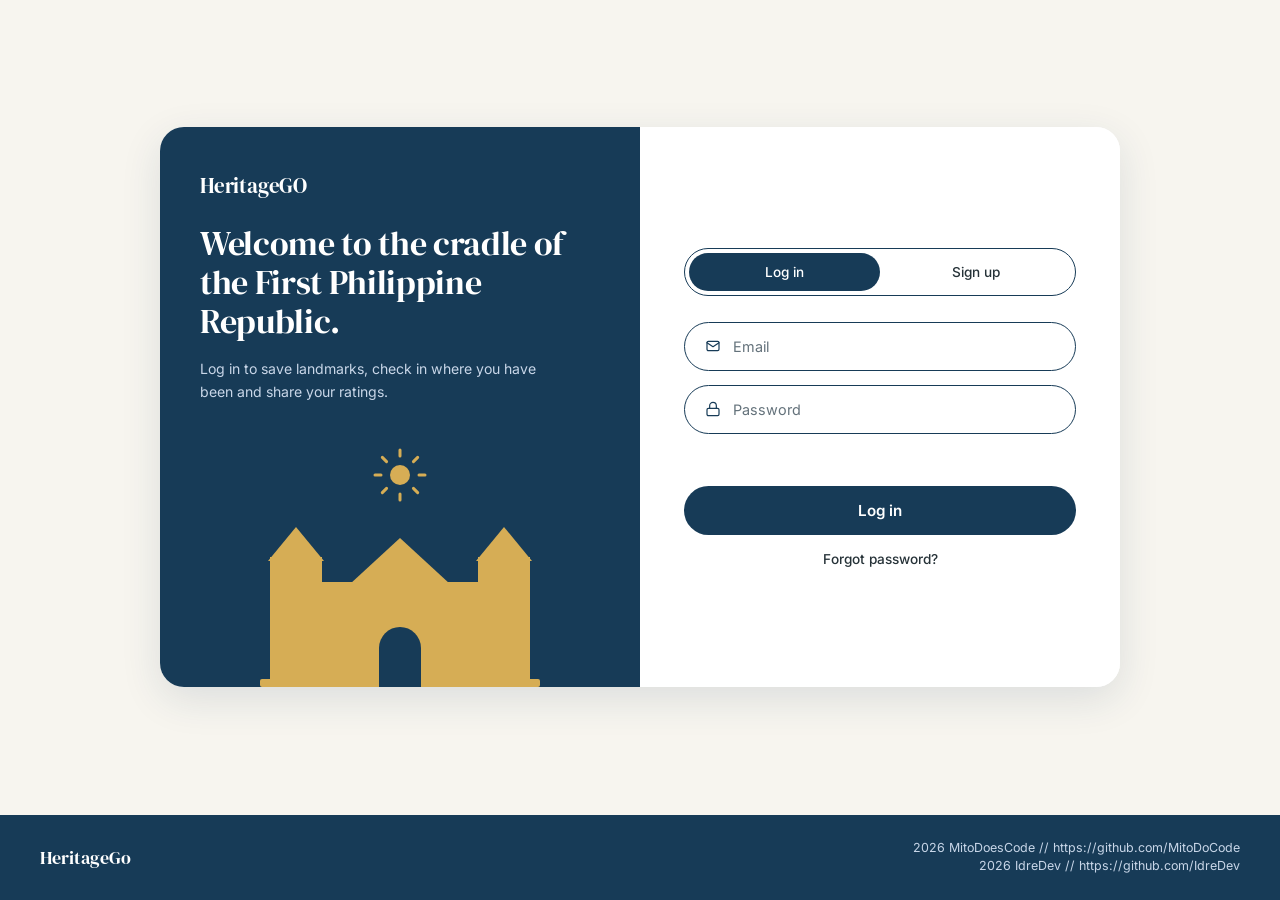
<file: docs/HTML/login&signupPage.html>
<!DOCTYPE html>
<html lang="en">
<head>
  <meta charset="UTF-8">
  <meta name="viewport" content="width=device-width, initial-scale=1.0">
  <title>HeritageGo — Log In</title>
  <link rel="preconnect" href="https://fonts.googleapis.com">
  <link rel="preconnect" href="https://fonts.gstatic.com" crossorigin>
  <link rel="stylesheet" href="../CSS/login&signupPage.css">
  <link href="https://fonts.googleapis.com/css2?family=DM+Serif+Display:ital@0;1&family=Inter:opsz,wght@14..32,400;14..32,500;14..32,600&display=swap" rel="stylesheet">
</head>
<body>

  <div class="auth-page">

    <div class="auth-card">

      <!-- ========== LEFT: NAVY PANEL ========== -->
      <div class="auth-left">

        <p class="auth-logo">HeritageGO</p>

        <h1 class="auth-title">
          Welcome to the cradle
          of the First Philippine
          Republic.
        </h1>

        <p class="auth-sub">
          Log in to save landmarks, check in where you have been and share your ratings.
        </p>

        <div class="auth-graphic" aria-hidden="true">

          <div class="sun">
            <div class="sun-core"></div>
            <div class="sun-ray sun-ray--1"></div>
            <div class="sun-ray sun-ray--2"></div>
            <div class="sun-ray sun-ray--3"></div>
            <div class="sun-ray sun-ray--4"></div>
            <div class="sun-ray sun-ray--5"></div>
            <div class="sun-ray sun-ray--6"></div>
            <div class="sun-ray sun-ray--7"></div>
            <div class="sun-ray sun-ray--8"></div>
          </div>

          <div class="church">
            <div class="church-tower church-tower--left"></div>
            <div class="church-tower church-tower--right"></div>
            <div class="church-body"></div>
            <div class="church-door"></div>
            <div class="church-base"></div>
          </div>

        </div>

      </div>

      <!-- ========== RIGHT: FORM PANEL ========== -->
      <div class="auth-right">

        <div class="toggle-container">
          <button type="button" class="toggle-btn active" data-tab="login">Log in</button>
          <button type="button" class="toggle-btn" data-tab="signup">Sign up</button>
        </div>

        <form class="login-form" id="authForm" novalidate>

          <div class="input-wrap" id="nameWrap" style="display:none;">
            <span class="input-icon">
              <svg viewBox="0 0 24 24" width="16" height="16" fill="none" stroke="currentColor" stroke-width="1.8" stroke-linecap="round" stroke-linejoin="round">
                <path d="M20 21v-2a4 4 0 0 0-4-4H8a4 4 0 0 0-4 4v2"/>
                <circle cx="12" cy="7" r="4"/>
              </svg>
            </span>
            <input type="text" placeholder="Full name" class="input-field" id="nameField" autocomplete="name">
          </div>

          <div class="input-wrap">
            <span class="input-icon">
              <svg viewBox="0 0 24 24" width="16" height="16" fill="none" stroke="currentColor" stroke-width="1.8" stroke-linecap="round" stroke-linejoin="round">
                <rect x="3" y="5" width="18" height="14" rx="2" ry="2"/>
                <polyline points="3 7 12 13 21 7"/>
              </svg>
            </span>
            <input type="email" placeholder="Email" class="input-field" id="emailField" autocomplete="email" required>
          </div>

          <div class="input-wrap">
            <span class="input-icon">
              <svg viewBox="0 0 24 24" width="16" height="16" fill="none" stroke="currentColor" stroke-width="1.8" stroke-linecap="round" stroke-linejoin="round">
                <rect x="3" y="11" width="18" height="11" rx="2" ry="2"/>
                <path d="M7 11V7a5 5 0 0 1 10 0v4"/>
              </svg>
            </span>
            <input type="password" placeholder="Password" class="input-field" id="passwordField" autocomplete="current-password" required minlength="6">
          </div>

          <div class="input-wrap" id="confirmWrap" style="display:none;">
            <span class="input-icon">
              <svg viewBox="0 0 24 24" width="16" height="16" fill="none" stroke="currentColor" stroke-width="1.8" stroke-linecap="round" stroke-linejoin="round">
                <rect x="3" y="11" width="18" height="11" rx="2" ry="2"/>
                <path d="M7 11V7a5 5 0 0 1 10 0v4"/>
              </svg>
            </span>
            <input type="password" placeholder="Confirm password" class="input-field" id="confirmField" autocomplete="new-password">
          </div>

          <p class="form-message" id="formMessage"></p>

          <button type="submit" class="btn-submit" id="submitBtn">Log in</button>
        </form>

        <a href="#" class="forgot-link" id="forgotLink">Forgot password?</a>

      </div>

       </div>

  </div>

  <!-- ========== FOOTER ========== -->
  <footer class="site-footer">
    <div class="footer-inner">
      <div class="footer-logo">HeritageGo</div>
      <p class="footer-text">
        2026 MitoDoesCode // https://github.com/MitoDoCode
        <br>
        2026 IdreDev // https://github.com/IdreDev
      </p>
    </div>
  </footer>

  <script src="../JS/login&signupPage.js"></script>
</body>
</html>
</file>
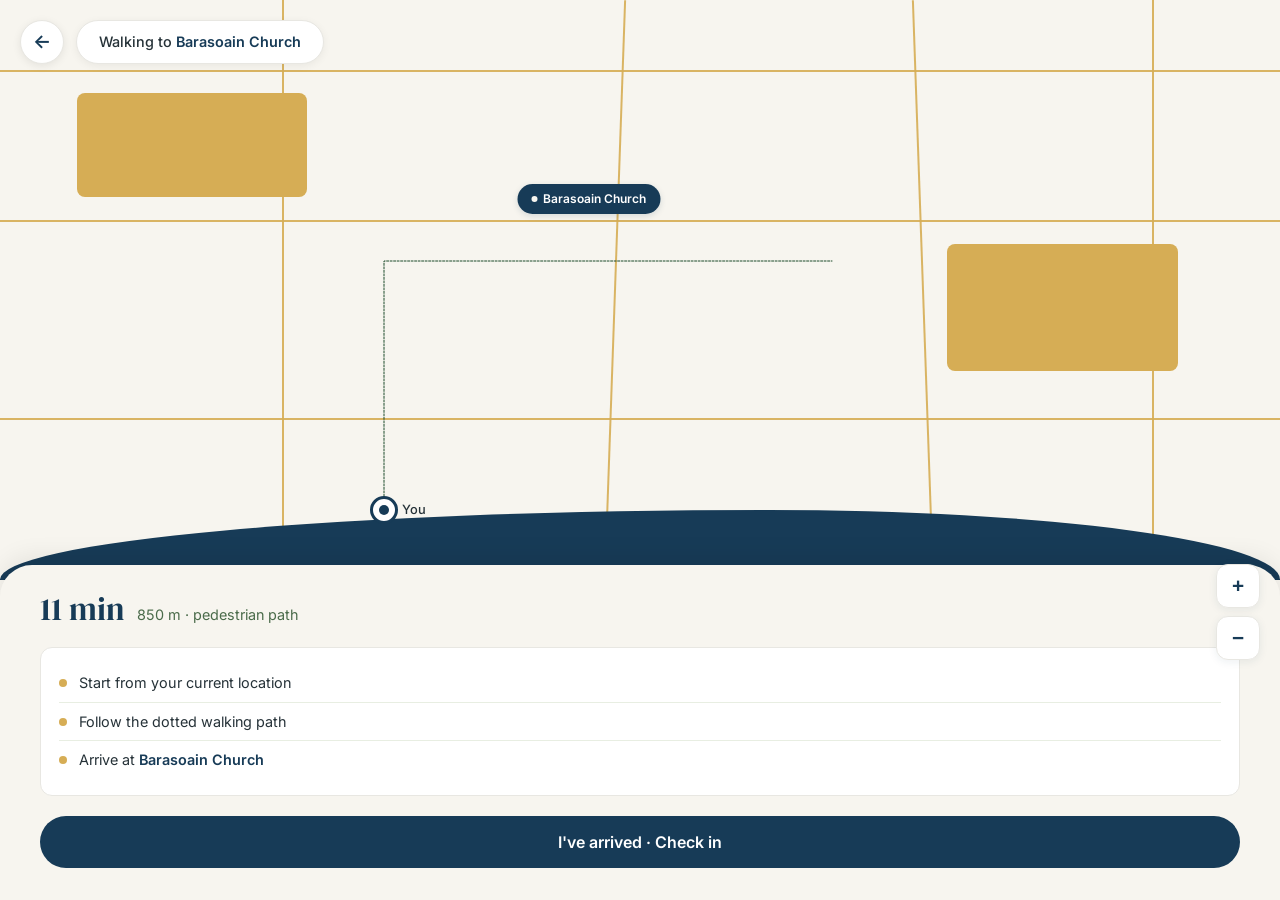
<file: docs/HTML/walkmapPage.html>
<!DOCTYPE html>
<html lang="en">
<head>
  <meta charset="UTF-8">
  <meta name="viewport" content="width=device-width, initial-scale=1.0">
  <title>Walking — HeritageGo</title>
  <link rel="preconnect" href="https://fonts.googleapis.com">
  <link rel="preconnect" href="https://fonts.gstatic.com" crossorigin>
  <link rel="stylesheet" href="../CSS/walkmapPage.css">
  <link href="https://fonts.googleapis.com/css2?family=DM+Serif+Display:ital@0;1&family=Inter:opsz,wght@14..32,400;14..32,500;14..32,600&display=swap" rel="stylesheet">
</head>
<body>

  <!-- ========== TOP BAR ========== -->
  <header class="walk-header">
    <a href="placesPage.html" class="back-btn" id="backBtn" aria-label="Go back">
      <span class="back-arrow">←</span>
    </a>
    <div class="walk-title-pill" id="walkTitle">
      Walking to <span id="placeName">Barasoain Church</span>
    </div>
  </header>

  <!-- ========== MAP CANVAS ========== -->
  <div class="walk-map">

    <!-- Roads -->
    <div class="road road-h1"></div>
    <div class="road road-h2"></div>
    <div class="road road-h3"></div>
    <div class="road road-v1"></div>
    <div class="road road-v2"></div>
    <div class="road road-v3"></div>
    <div class="road road-v4"></div>

    <!-- Buildings / blocks -->
    <div class="map-block block-1"></div>
    <div class="map-block block-2"></div>

    <!-- Walking route (dotted path) -->
    <svg class="walk-route" viewBox="0 0 100 100" preserveAspectRatio="none" aria-hidden="true">
      <path
        d="M 30 88 L 30 45 L 65 45"
        fill="none"
        stroke="#1c4b2a"
        stroke-width="1"
        stroke-dasharray="2 1.5"
        stroke-linecap="round"
        vector-effect="non-scaling-stroke"
      />
    </svg>

    <!-- Destination pin label -->
    <div class="dest-pill" id="destPill">
      <span class="dest-dot"></span>
      <span id="destName">Barasoain Church</span>
    </div>

    <!-- You marker -->
    <div class="you-marker">
      <div class="you-inner"></div>
    </div>
    <span class="you-label">You</span>

    <!-- Terrain wave (bottom) -->
    <div class="map-terrain"></div>

  </div>
  <!-- ========== END MAP CANVAS ========== -->

  <!-- Overlay layer -->
  <div class="map-ui-overlay">
    <div class="zoom-controls">
      <button class="zoom-btn" id="zoomIn" aria-label="Zoom in">+</button>
      <button class="zoom-btn" id="zoomOut" aria-label="Zoom out">−</button>
    </div>
  </div>

  <!-- ========== BOTTOM SHEET ========== -->
  <div class="walk-sheet">

    <!-- Time + distance -->
    <div class="walk-meta">
      <span class="walk-time" id="walkTime">11 min</span>
      <span class="walk-details" id="walkDetails">850 m · pedestrian path</span>
    </div>

    <!-- Steps -->
    <ul class="walk-steps">
      <li>
        <span class="step-dot"></span>
        <span>Start from your current location</span>
      </li>
      <li>
        <span class="step-dot"></span>
        <span>Follow the dotted walking path</span>
      </li>
      <li>
        <span class="step-dot"></span>
        <span>Arrive at <strong id="stepDest">Barasoain Church</strong></span>
      </li>
    </ul>

    <!-- CTA -->
    <button class="checkin-btn" id="checkinBtn">
      I've arrived · Check in
    </button>

  </div>

  <script src="../JS/walkmapPage.js"></script>
</body>
</html>
</file>
<file: docs/CSS/login&signupPage.css>
/* ========== RESET & BASE ========== */
* {
  margin: 0;
  padding: 0;
  box-sizing: border-box;
}

:root {
  --bg-navy: #173B57;
  --bg-cream: #F7F5EF;
  --bg-white: #FFFFFF;
  --text-dark: #263238;
  --text-light: #F7F5EF;
  --accent-gold: #D6AD55;
  --error: #B83232;
  --success: #426B51;
  --border-subtle: #E8E7E2;
  --font-serif: 'DM Serif Display', serif;
  --font-sans: 'Inter', sans-serif;
}

html, body { height: 100%; }

body {
  font-family: var(--font-sans);
  background-color: var(--bg-cream);
  color: var(--text-dark);
  display: flex;
  flex-direction: column;            
  min-height: 100vh;
  padding: 24px 24px 0;                
  -webkit-font-smoothing: antialiased;
}

.auth-page {
  flex: 1;
  display: flex;
  align-items: center;
  justify-content: center;
  width: 100%;
  max-width: 960px;
  margin: 0 auto;
}

/* ========== PAGE WRAP ========== */
.auth-page {
  width: 100%;
  max-width: 960px;
}

.auth-card {
  display: grid;
  grid-template-columns: 1fr 1fr;
  background-color: #fff;
  border-radius: 24px;
  overflow: hidden;
  box-shadow: 0 12px 40px rgba(23, 59, 87, 0.12);
  min-height: 560px;
}

/* ========== LEFT: NAVY PANEL ========== */
.auth-left {
  background-color: var(--bg-navy);
  color: #fff;
  padding: 44px 40px 0;
  display: flex;
  flex-direction: column;
  position: relative;
  overflow: hidden;
}

.auth-logo {
  font-family: var(--font-serif);
  font-size: 1.3rem;
  font-weight: 400;
  letter-spacing: -0.01em;
  margin-bottom: 24px;
}

.auth-title {
  font-family: var(--font-serif);
  font-size: 2.1rem;
  font-weight: 400;
  line-height: 1.15;
  letter-spacing: -0.01em;
  color: #fff;
  margin-bottom: 18px;
}

.auth-sub {
  font-size: 0.88rem;
  color: #C8D6E8;
  line-height: 1.6;
  max-width: 340px;
  margin-bottom: auto;
}

/* ========== CHURCH GRAPHIC ========== */
.auth-graphic {
  position: relative;
  width: 100%;
  height: 240px;
  margin-top: 24px;
  flex-shrink: 0;
}

/* Sun */
.sun {
  position: absolute;
  top: 6px;
  left: 50%;
  transform: translateX(-50%);
  width: 44px;
  height: 44px;
}

.sun-core {
  position: absolute;
  top: 50%;
  left: 50%;
  transform: translate(-50%, -50%);
  width: 20px;
  height: 20px;
  border-radius: 50%;
  background-color: var(--accent-gold);
}

.sun-ray {
  position: absolute;
  top: 50%;
  left: 50%;
  width: 3px;
  height: 9px;
  background-color: var(--accent-gold);
  border-radius: 2px;
}

.sun-ray--1 { transform: translate(-50%, -50%) rotate(0deg)   translateY(-22px); }
.sun-ray--2 { transform: translate(-50%, -50%) rotate(45deg)  translateY(-22px); }
.sun-ray--3 { transform: translate(-50%, -50%) rotate(90deg)  translateY(-22px); }
.sun-ray--4 { transform: translate(-50%, -50%) rotate(135deg) translateY(-22px); }
.sun-ray--5 { transform: translate(-50%, -50%) rotate(180deg) translateY(-22px); }
.sun-ray--6 { transform: translate(-50%, -50%) rotate(225deg) translateY(-22px); }
.sun-ray--7 { transform: translate(-50%, -50%) rotate(270deg) translateY(-22px); }
.sun-ray--8 { transform: translate(-50%, -50%) rotate(315deg) translateY(-22px); }

/* Church */
.church {
  position: absolute;
  bottom: 0;
  left: 50%;
  transform: translateX(-50%);
  width: 260px;
  height: 175px;
}

.church-tower {
  position: absolute;
  bottom: 0;
  width: 52px;
  height: 130px;
  background-color: var(--accent-gold);
}

.church-tower--left  { left: 0; }
.church-tower--right { right: 0; }

.church-tower::before {
  content: "";
  position: absolute;
  top: -30px;
  left: 50%;
  transform: translateX(-50%);
  width: 0;
  height: 0;
  border-left: 28px solid transparent;
  border-right: 28px solid transparent;
  border-bottom: 34px solid var(--accent-gold);
}

.church-body {
  position: absolute;
  bottom: 0;
  left: 52px;
  right: 52px;
  height: 105px;
  background-color: var(--accent-gold);
}

.church-body::before {
  content: "";
  position: absolute;
  top: -44px;
  left: 50%;
  transform: translateX(-50%);
  width: 0;
  height: 0;
  border-left: 50px solid transparent;
  border-right: 50px solid transparent;
  border-bottom: 46px solid var(--accent-gold);
}

.church-door {
  position: absolute;
  bottom: 0;
  left: 50%;
  transform: translateX(-50%);
  width: 42px;
  height: 60px;
  background-color: var(--bg-navy);
  border-radius: 22px 22px 0 0;
  z-index: 2;
}

.church-base {
  position: absolute;
  bottom: 0;
  left: -10px;
  right: -10px;
  height: 8px;
  background-color: var(--accent-gold);
  border-radius: 2px;
}

/* ========== RIGHT: FORM PANEL ========== */
.auth-right {
  padding: 56px 44px;
  display: flex;
  flex-direction: column;
  justify-content: center;
  background-color: #fff;
}

/* Toggle */
.toggle-container {
  display: flex;
  background-color: #fff;
  border: 1.5px solid var(--bg-navy);
  border-radius: 50px;
  padding: 4px;
  margin-bottom: 26px;
}

.toggle-btn {
  flex: 1;
  padding: 11px;
  border: none;
  background: transparent;
  font-family: var(--font-sans);
  font-size: 0.85rem;
  font-weight: 500;
  color: var(--text-dark);
  border-radius: 40px;
  cursor: pointer;
  transition: all 0.25s ease;
}

.toggle-btn.active {
  background-color: var(--bg-navy);
  color: #fff;
}

.toggle-btn:hover:not(.active) {
  color: var(--bg-navy);
}

/* Form */
.login-form {
  display: flex;
  flex-direction: column;
  gap: 14px;
}

.input-wrap {
  position: relative;
  display: flex;
  align-items: center;
  background-color: #fff;
  border: 1.5px solid var(--bg-navy);
  border-radius: 50px;
  padding: 0 20px;
  transition: box-shadow 0.2s;
  animation: fadeIn 0.25s ease;
}

.input-wrap:focus-within {
  box-shadow: 0 0 0 3px rgba(23, 59, 87, 0.1);
}

.input-wrap.error {
  border-color: var(--error);
  box-shadow: 0 0 0 3px rgba(184, 50, 50, 0.1);
}

.input-icon {
  color: var(--bg-navy);
  flex-shrink: 0;
  margin-right: 12px;
  display: flex;
  align-items: center;
}

.input-field {
  flex: 1;
  border: none;
  background: transparent;
  padding: 15px 0;
  font-family: var(--font-sans);
  font-size: 0.9rem;
  color: var(--text-dark);
  outline: none;
  min-width: 0;
}

.input-field::placeholder {
  color: #64727B;
}

.form-message {
  font-size: 0.82rem;
  text-align: center;
  min-height: 18px;
  margin: 0;
  font-weight: 500;
}

.form-message.error   { color: var(--error); }
.form-message.success { color: var(--success); }

/* Submit */
.btn-submit {
  margin-top: 6px;
  width: 100%;
  padding: 15px;
  background-color: var(--bg-navy);
  color: #fff;
  border: none;
  border-radius: 50px;
  font-family: var(--font-sans);
  font-size: 0.95rem;
  font-weight: 600;
  cursor: pointer;
  transition: background 0.2s, transform 0.1s;
}

.btn-submit:hover  { background-color: #0F2A3F; }
.btn-submit:active { transform: scale(0.98); }
.btn-submit:disabled {
  background-color: #64727B;
  cursor: not-allowed;
  opacity: 0.8;
}

/* Forgot link */
.forgot-link {
  display: block;
  text-align: center;
  margin-top: 16px;
  font-size: 0.85rem;
  color: var(--text-dark);
  text-decoration: none;
  font-weight: 500;
  transition: color 0.2s;
}

.forgot-link:hover {
  color: var(--bg-navy);
  text-decoration: underline;
}

.forgot-link.hidden {
  visibility: hidden;
}

/* ========== ANIMATIONS ========== */
@keyframes fadeIn {
  from { opacity: 0; transform: translateY(-4px); }
  to   { opacity: 1; transform: translateY(0); }
}

@keyframes shake {
  0%, 100% { transform: translateX(0); }
  25%      { transform: translateX(-6px); }
  75%      { transform: translateX(6px); }
}

.input-wrap.shake {
  animation: shake 0.3s ease;
}

/* ========== RESPONSIVE ========== */
@media (max-width: 820px) {
  .auth-card {
    grid-template-columns: 1fr;
    min-height: auto;
  }
  .auth-left {
    padding: 40px 28px 0;
  }
  .auth-title { font-size: 1.7rem; }
  .auth-sub { max-width: 100%; }
  .auth-graphic { height: 180px; }
  .church { transform: translateX(-50%) scale(0.75); transform-origin: bottom center; }
  .auth-right {
    padding: 36px 28px 40px;
  }
}
/* ========== FOOTER ========== */
.site-footer {
  background-color: var(--bg-navy);
  color: #fff;
  padding: 1.5rem clamp(1rem, 4vw, 2rem);
  margin-top: 24px;                    
  margin-left: -24px;                 
  margin-right: -24px;
}

.footer-inner {
  max-width: 1200px;
  margin: 0 auto;
  display: flex;
  justify-content: space-between;
  align-items: center;
  gap: 1.5rem;
  flex-wrap: wrap;
}

.footer-logo {
  font-family: var(--font-serif);
  font-size: 1.15rem;
  font-weight: 400;
  color: #fff;
}

.footer-text {
  font-size: 0.78rem;
  color: #C8D6E8;
  line-height: 1.5;
  text-align: right;
  margin: 0;
}

@media (max-width: 640px) {
  .footer-inner {
    flex-direction: column;
    text-align: center;
  }
  .footer-text {
    text-align: center;
  }
}
</file>
<file: docs/CSS/walkmapPage.css>
/* ========== RESET & BASE ========== */
* {
  margin: 0;
  padding: 0;
  box-sizing: border-box;
}

:root {
  --bg-cream: #F7F5EF;
  --bg-dark-green: #173B57;
  --bg-card-cream: #FFFFFF;
  --text-dark: #263238;
  --text-light: #F7F5EF;
  --accent-green: #D6AD55;
  --border-subtle: #E8E7E2;
  --radius-md: 12px;
  --radius-lg: 24px;
  --font-serif: 'DM Serif Display', serif;
  --font-sans: 'Inter', sans-serif;
}

html, body {
  height: 100%;
}

body {
  font-family: var(--font-sans);
  background-color: var(--bg-cream);
  color: var(--text-dark);
  line-height: 1.5;
  -webkit-font-smoothing: antialiased;
  overflow: hidden;
  position: relative;
}

/* ========== TOP BAR ========== */
.walk-header {
  position: fixed;
  top: 20px;
  left: 20px;
  right: 20px;
  z-index: 20;
  display: flex;
  align-items: center;
  gap: 12px;
  pointer-events: none;
}

.walk-header .back-btn,
.walk-header .walk-title-pill {
  pointer-events: auto;
}

.back-btn {
  flex-shrink: 0;
  width: 44px;
  height: 44px;
  border-radius: 50%;
  background-color: #fff;
  border: 1.5px solid var(--border-subtle);
  display: flex;
  align-items: center;
  justify-content: center;
  cursor: pointer;
  font-size: 1.2rem;
  color: var(--bg-dark-green);
  box-shadow: 0 2px 8px rgba(0, 0, 0, 0.08);
  transition: transform 0.15s, background 0.2s;
  text-decoration: none;
}

.back-btn:hover  { background: #fff; transform: scale(1.05); }
.back-btn:active { transform: scale(0.95); }

.back-arrow {
  font-family: var(--font-sans);
  font-weight: 600;
  line-height: 1;
}

.walk-title-pill {
  background-color: #fff;
  border: 1.5px solid var(--border-subtle);
  border-radius: 40px;
  padding: 10px 22px;
  font-size: 0.9rem;
  font-weight: 500;
  color: var(--text-dark);
  box-shadow: 0 2px 8px rgba(0, 0, 0, 0.06);
  white-space: nowrap;
  overflow: hidden;
  text-overflow: ellipsis;
  max-width: calc(100% - 60px);
}

.walk-title-pill #placeName {
  font-weight: 600;
  color: var(--bg-dark-green);
}

/* ========== MAP CANVAS ========== */
.walk-map {
  position: fixed;
  top: 0;
  left: 0;
  right: 0;
  bottom: 320px;
  background-color: var(--bg-cream);
  overflow: hidden;
}

/* Roads */
.road {
  position: absolute;
  background-color: #D6AD55;
  opacity: 0.9;
}

.road-h1 { top: 12%; left: 0; width: 100%; height: 2px; }
.road-h2 { top: 38%; left: 0; width: 100%; height: 2px; }
.road-h3 { top: 72%; left: 0; width: 100%; height: 2px; }

.road-v1 { top: 0; left: 22%; width: 2px; height: 100%; }
.road-v2 { top: 0; left: 48%; width: 2px; height: 100%; transform: rotate(2deg); }
.road-v3 { top: 0; left: 72%; width: 2px; height: 100%; transform: rotate(-2deg); }
.road-v4 { top: 0; left: 90%; width: 2px; height: 100%; }

/* Blocks / buildings */
.map-block {
  position: absolute;
  background-color: #D6AD55;
  border-radius: 8px;
  z-index: 2;
}

.block-1 { top: 16%; left: 6%; width: 18%; height: 18%; }
.block-2 { top: 42%; left: 74%; width: 18%; height: 22%; }

/* Walking route (SVG dotted line) */
.walk-route {
  position: absolute;
  inset: 0;
  width: 100%;
  height: 100%;
  z-index: 3;
  pointer-events: none;
}

/* Destination pill */
.dest-pill {
  position: absolute;
  top: 38%;
  left: 46%;
  transform: translate(-50%, -120%);
  background-color: var(--bg-dark-green);
  color: #fff;
  font-size: 0.75rem;
  font-weight: 600;
  padding: 6px 14px;
  border-radius: 20px;
  white-space: nowrap;
  z-index: 5;
  box-shadow: 0 2px 6px rgba(23, 59, 87, 0.15);
  display: inline-flex;
  align-items: center;
  gap: 6px;
}

.dest-dot {
  width: 6px;
  height: 6px;
  border-radius: 50%;
  background-color: #F7F5EF;
  display: inline-block;
}

/* "You" marker */
.you-marker {
  position: absolute;
  top: 88%;
  left: 30%;
  width: 28px;
  height: 28px;
  background-color: #fff;
  border: 3px solid var(--bg-dark-green);
  border-radius: 50%;
  transform: translate(-50%, -50%);
  z-index: 6;
  display: flex;
  align-items: center;
  justify-content: center;
}

.you-inner {
  width: 10px;
  height: 10px;
  background-color: var(--bg-dark-green);
  border-radius: 50%;
}

.you-label {
  position: absolute;
  top: 88%;
  left: 30%;
  transform: translate(18px, -50%);
  font-size: 0.8rem;
  font-weight: 500;
  color: var(--text-dark);
  z-index: 5;
}

/* Terrain wave */
.map-terrain {
  position: absolute;
  bottom: 0;
  left: 0;
  width: 100%;
  height: 12%;
  background-color: #173B57;
  border-radius: 60% 40% 0 0 / 100% 100% 0 0;
  z-index: 4;
}

.zoom-controls {
  position: fixed;
  right: 20px;
  bottom: 240px;
  z-index: 30;
  display: flex;
  flex-direction: column;
  gap: 8px;
}

.zoom-btn {
  width: 44px;
  height: 44px;
  border-radius: 12px;
  background-color: #fff;
  border: 1.5px solid var(--border-subtle);
  font-size: 1.3rem;
  font-weight: 600;
  color: var(--bg-dark-green);
  cursor: pointer;
  box-shadow: 0 2px 8px rgba(23, 59, 87, 0.08);
  transition: transform 0.15s, background 0.2s;
  line-height: 1;
}

.zoom-btn:hover  { background: #F1E5C8; }
.zoom-btn:active { transform: scale(0.94); }

/* ========== BOTTOM SHEET ========== */
.walk-sheet {
  position: fixed;
  bottom: 0;
  left: 0;
  right: 0;
  width: 100%;
  background-color: var(--bg-cream);
  border-radius: 32px 32px 0 0;
  padding: 28px 40px 32px;
  box-shadow: 0 -8px 24px rgba(0, 0, 0, 0.08);
  z-index: 15;
}

/* Time + distance */
.walk-meta {
  display: flex;
  align-items: baseline;
  gap: 12px;
  margin-bottom: 22px;
  flex-wrap: wrap;
}

.walk-time {
  font-family: var(--font-serif);
  font-size: 2rem;
  font-weight: 400;
  color: var(--bg-dark-green);
  line-height: 1;
}

.walk-details {
  font-size: 0.9rem;
  color: #4a6b4a;
}

/* Steps */
.walk-steps {
  list-style: none;
  background-color: #fff;
  border: 1.5px solid var(--border-subtle);
  border-radius: var(--radius-md);
  padding: 16px 18px;
  margin-bottom: 20px;
}

.walk-steps li {
  display: flex;
  align-items: center;
  gap: 12px;
  font-size: 0.9rem;
  color: var(--text-dark);
  padding: 8px 0;
}

.walk-steps li + li {
  border-top: 1px solid #e8eee2;
}

.step-dot {
  width: 8px;
  height: 8px;
  background-color: var(--accent-green);
  border-radius: 50%;
  flex-shrink: 0;
}

.walk-steps strong {
  color: var(--bg-dark-green);
  font-weight: 600;
}

/* Check-in button */
.checkin-btn {
  width: 100%;
  padding: 16px 20px;
  background-color: var(--bg-dark-green);
  color: #fff;
  border: none;
  border-radius: 50px;
  font-family: var(--font-sans);
  font-size: 1rem;
  font-weight: 600;
  cursor: pointer;
  transition: background 0.2s, transform 0.1s;
}

.checkin-btn:hover  { background-color: #0F2A3F; }
.checkin-btn:active { transform: scale(0.98); }

.checkin-btn.is-checked {
  background-color: #D6AD55;
}

/* ========== RESPONSIVE ========== */
@media (max-width: 640px) {
  .walk-header { top: 16px; left: 16px; right: 16px; }
  .walk-title-pill { font-size: 0.85rem; padding: 8px 18px; }
  .walk-time { font-size: 1.75rem; }
  .walk-sheet { padding: 24px 20px 28px; }
  .zoom-controls { bottom: 45%; right: 16px; }
}
</file>
